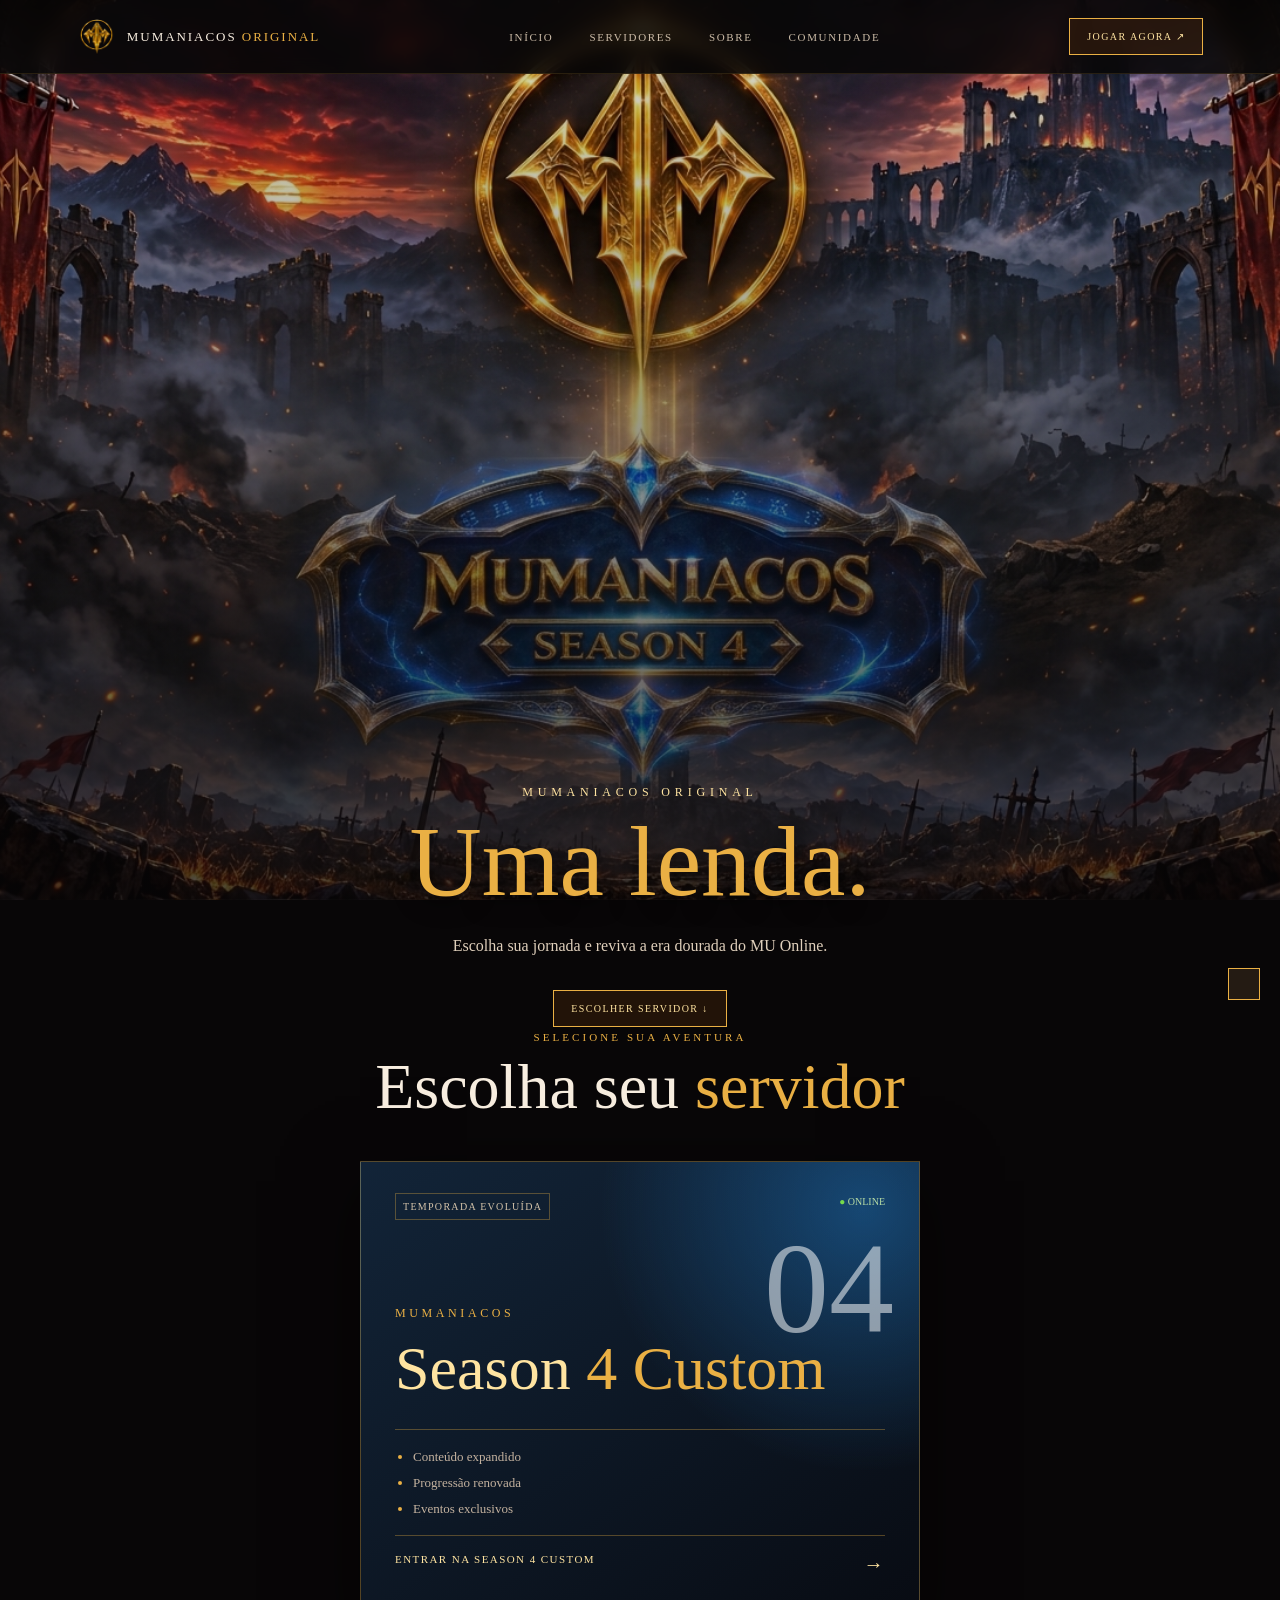
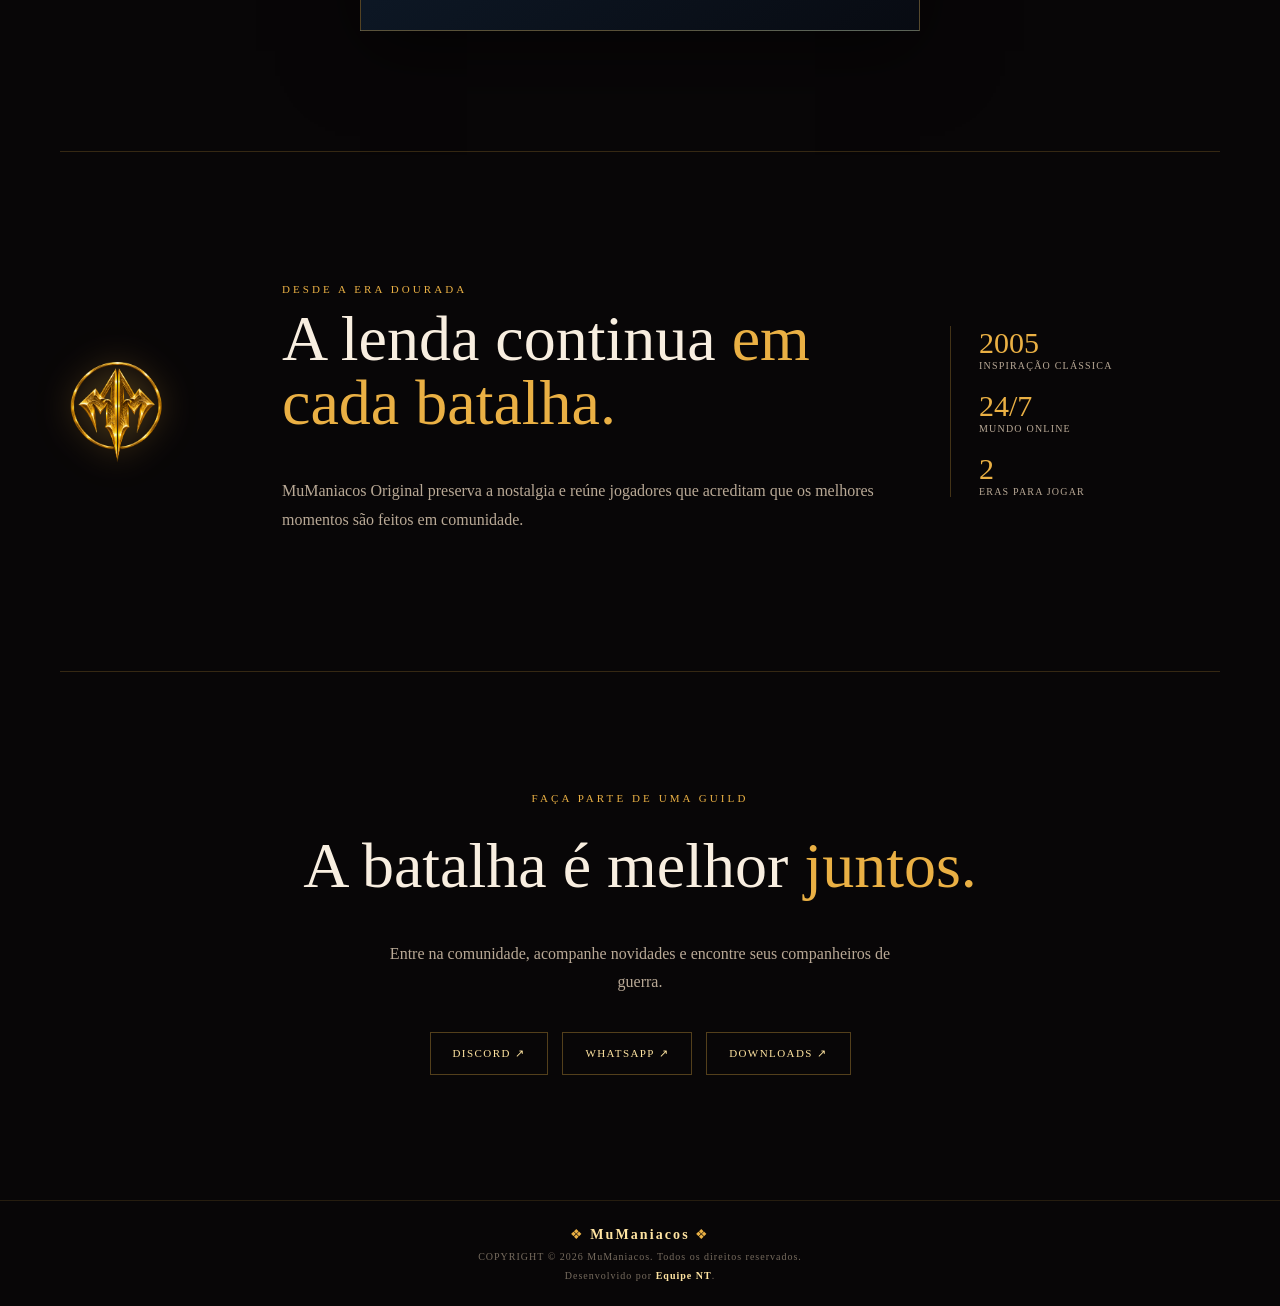
<file: index.html>
<!doctype html>
<html lang="pt-BR">
  <head>
    <meta charset="utf-8">
    <meta name="viewport" content="width=device-width, initial-scale=1">
    <meta name="theme-color" content="#080607">
    <link rel="icon" href="favicon.ico" type="image/x-icon">
    <link rel="stylesheet" href="styles.css">
    <title>MuManiacos Original</title>
  </head>

  <body>
    <header>
      <a class="brand" href="#inicio">
        <img src="assets/mumaniacos-mm.png" alt="Logo MM">
        <span>MUMANIACOS <b>ORIGINAL</b></span>
      </a>
      <nav>
        <a href="#inicio">Início</a>
        <a href="#servidores">Servidores</a>
        <a href="#sobre">Sobre</a>
        <a href="#comunidade">Comunidade</a>
      </nav>

      <a class="cta" href="#servidores">Jogar agora ↗</a>
    </header>
    <main id="inicio">
      <section class="hero">
        <div class="hero-inner">
          <p class="kicker">MUMANIACOS ORIGINAL</p>
          <h1><em>Uma lenda.</em></h1>
          <p>Escolha sua jornada e reviva a era dourada do MU Online.</p>
          <a class="button" href="#servidores">Escolher servidor ↓</a>
        </div>
      </section>
      <section class="section" id="servidores">
        <p class="label">Selecione sua aventura</p>
        <h2>Escolha seu <em>servidor</em></h2>

        <div class="grid">
          <article class="card blue">
            <span class="tag">Temporada evoluída</span>
            <span class="online">● Online</span>
            <small>04</small>
            <p>MUMANIACOS</p>
            <h3>Season <b>4 Custom</b></h3>
            <div class="line"></div>

            <ul>
              <li>Conteúdo expandido</li>
              <li>Progressão renovada</li>
              <li>Eventos exclusivos</li>
            </ul>

            <a href="/season4" data-server="MUMANIACOS SEASON 4">
              ENTRAR NA SEASON 4 CUSTOM <b>→</b>
            </a>
          </article>
        </div>
      </section>

      <section class="about section" id="sobre">
        <img src="assets/mumaniacos-mm.png" alt="">

        <div>
          <p class="label">Desde a era dourada</p>
          <h2>A lenda continua <em>em cada batalha.</em></h2>
          <p>
            MuManiacos Original preserva a nostalgia e reúne jogadores que acreditam
            que os melhores momentos são feitos em comunidade.
          </p>
        </div>

        <div class="stats">
          <b>2005<small>inspiração clássica</small></b>
          <b>24/7<small>mundo online</small></b>
          <b>2<small>eras para jogar</small></b>
        </div>
      </section>

      <section class="community section" id="comunidade">
        <p class="label">Faça parte de uma guild</p>
        <h2>A batalha é melhor <em>juntos.</em></h2>
        <p>
          Entre na comunidade, acompanhe novidades e encontre seus companheiros
          de guerra.
        </p>

        <div>
          <a href="https://discord.com/channels/1168257139677077726/1222674937358323755">Discord ↗</a>
          <a href="https://chat.whatsapp.com/BTqgVE2KaDuJxFZaOGBLpa?s=cl&p=i&iam=2">Whatsapp ↗</a>
          <a href="https://mumaniacos.net/season4/downloads">Downloads ↗</a>
        </div>
      </section>
    </main>

    <footer>
      <p class="footer-brand">❖ <strong>MuManiacos</strong> ❖</p>
      <p>COPYRIGHT © 2026 MuManiacos. Todos os direitos reservados.</p>
      <p>Desenvolvido por <strong>Equipe NT</strong>.</p>
    </footer>

    <div class="toast"></div>
    <script src="script.js"></script>
  </body>
</html>
</file>
<file: styles.css>
:root {
  --bg: #080607;
  --gold: #eab044;
  --cream: #ffe4a1;
  --muted: #b9a996;
}

* {
  box-sizing: border-box;
}

html {
  scroll-behavior: smooth;
}

body {
  margin: 0;
  background: var(--bg);
  color: #f8eee0;
  font-family: Georgia, serif;
}

a {
  color: inherit;
  text-decoration: none;
}

header {
  height: 74px;
  position: fixed;
  z-index: 5;
  inset: 0 0 auto;
  display: flex;
  align-items: center;
  justify-content: space-between;
  padding: 0 6vw;
  background: #080607d9;
  backdrop-filter: blur(10px);
  border-bottom: 1px solid #eab04422;
}

.brand {
  display: flex;
  align-items: center;
  gap: 10px;
  font-size: 13px;
  letter-spacing: 0.15em;
}

.brand img {
  width: 40px;
  height: 40px;
  object-fit: contain;
}

.brand b {
  color: var(--gold);
  font-weight: 400;
}

nav {
  display: flex;
  gap: 36px;
  font-size: 11px;
  text-transform: uppercase;
  letter-spacing: 0.15em;
  color: #cbbba7;
}

.cta,
.button {
  padding: 12px 17px;
  border: 1px solid var(--gold);
  color: var(--cream);
  font-size: 10px;
  text-transform: uppercase;
  letter-spacing: 0.14em;
  background: #6f3a0f40;
}

.cta:hover,
.button:hover {
  background: var(--gold);
  color: #201009;
}

.hero {
  height: 100vh;
  min-height: 680px;
  display: grid;
  place-items: center;
  text-align: center;
  background:
    linear-gradient(#08060722, #080607b8),
    url("assets/mu-maniacos-entrance.png") center / cover;
}

.hero-inner {
  max-width: 650px;
  transform: translateY(450px);
}

.eyebrow,
.label {
  color: var(--gold);
  font-size: 11px;
  letter-spacing: 0.28em;
  text-transform: uppercase;
}

.hero-logo {
  width: 145px;
  margin: 22px;
  filter: drop-shadow(0 0 22px #eaae46aa);
}

.kicker {
  color: var(--cream);
  font-size: 12px;
  letter-spacing: 0.4em;
}

h1 {
  margin: 17px 0 25px;
  font-size: clamp(55px, 8vw, 100px);
  font-weight: 400;
  line-height: 0.9;
  text-shadow: 0 4px 25px #000;
}

em {
  color: var(--gold);
  font-style: normal;
}

.hero-inner > p:not(.eyebrow):not(.kicker) {
  color: #dfcfbb;
  line-height: 1.7;
}

.button {
  display: inline-block;
  margin-top: 15px;
}

.section {
  width: min(1160px, calc(100% - 40px));
  margin: auto;
  padding: 120px 0;
}

h2 {
  margin: 12px 0 42px;
  font-size: clamp(38px, 5vw, 68px);
  font-weight: 400;
  line-height: 1;
}

#servidores > .label,
#servidores > h2 {
  text-align: center;
}

.grid {
  display: grid;
  grid-template-columns: minmax(0, 560px);
  justify-content: center;
  gap: 24px;
}

.card {
  position: relative;
  min-height: 470px;
  overflow: hidden;
  padding: 34px;
  border: 1px solid #eab04455;
  box-shadow: 0 20px 70px #0008;
}

.red {
  background:
    radial-gradient(circle at 90% 10%, #a52f2477, transparent 40%),
    linear-gradient(145deg, #2b1414, #0d0809);
}

.blue {
  background:
    radial-gradient(circle at 90% 10%, #1e70b688, transparent 40%),
    linear-gradient(145deg, #122438, #080b12);
}

.tag {
  padding: 7px;
  border: 1px solid #eab04455;
  color: #d4c3aa;
  font-size: 10px;
  text-transform: uppercase;
  letter-spacing: 0.13em;
}

.online {
  float: right;
  color: #b7dca5;
  font-size: 10px;
  text-transform: uppercase;
}

.online:first-letter {
  color: #75da4b;
}

.card small {
  position: absolute;
  top: 61px;
  right: 25px;
  color: #fff8;
  font-size: 130px;
  line-height: 1;
}

.card p {
  margin-top: 92px;
  color: var(--gold);
  font-size: 12px;
  letter-spacing: 0.3em;
}

.card h3 {
  margin: 0;
  color: var(--cream);
  font-size: 62px;
  font-weight: 400;
}

.card h3 b {
  color: var(--gold);
  font-weight: 400;
}

.line {
  height: 1px;
  margin: 25px 0 14px;
  background: #eab04455;
}

.card ul {
  padding-left: 18px;
  color: #c4b29f;
  font-size: 13px;
  line-height: 2;
}

.card li::marker {
  color: var(--gold);
}

.card > a {
  display: flex;
  justify-content: space-between;
  padding-top: 17px;
  border-top: 1px solid #eab04455;
  color: var(--cream);
  font-size: 11px;
  letter-spacing: 0.13em;
}

.card > a b {
  font-size: 20px;
}

.about {
  display: grid;
  grid-template-columns: 180px 1fr 270px;
  gap: 42px;
  align-items: center;
  border-top: 1px solid #eab04433;
  border-bottom: 1px solid #eab04433;
}

.about > img {
  width: 115px;
  filter: drop-shadow(0 0 18px #eab04466);
}

.about p:not(.label),
.community > p:not(.label) {
  color: var(--muted);
  line-height: 1.8;
}

.stats {
  display: grid;
  gap: 18px;
  padding-left: 28px;
  border-left: 1px solid #eab04444;
}

.stats b {
  color: var(--gold);
  font-size: 30px;
  font-weight: 400;
}

.stats small {
  display: block;
  color: var(--muted);
  font-size: 10px;
  text-transform: uppercase;
  letter-spacing: 0.12em;
}

.community {
  text-align: center;
}

.community > p {
  max-width: 510px;
  margin: 0 auto 30px;
}

.community a {
  display: inline-block;
  margin: 5px;
  padding: 14px 22px;
  border: 1px solid #eab04455;
  color: var(--cream);
  font-size: 11px;
  text-transform: uppercase;
  letter-spacing: 0.13em;
}

footer {
  display: flex;
  flex-direction: column;
  align-items: center;
  gap: 8px;
  padding: 25px 6vw;
  border-top: 1px solid #eab04422;
  color: #766b5e;
  font-size: 10px;
  letter-spacing: 0.1em;
  text-align: center;
}

footer p {
  margin: 0;
}

footer strong {
  color: var(--cream);
  font-weight: 700;
}

footer .footer-brand {
  color: var(--gold);
  font-size: 14px;
  letter-spacing: 0.15em;
}

.toast {
  position: fixed;
  z-index: 10;
  right: 20px;
  bottom: 20px;
  padding: 15px;
  border: 1px solid var(--gold);
  background: #241b13;
  color: var(--cream);
  transform: translateY(120px);
  transition: 0.3s;
}

.toast.show {
  transform: translateY(0);
}

@media (max-width: 760px) {
  nav {
    display: none;
  }

  .grid,
  .about {
    grid-template-columns: 1fr;
  }

  .section {
    padding: 85px 0;
  }

  .about {
    text-align: center;
  }

  .about > img {
    margin: auto;
  }

  .stats {
    grid-template-columns: repeat(3, 1fr);
    padding: 25px 0;
    border: 0;
    border-top: 1px solid #eab04444;
  }

  footer {
    display: block;
    text-align: center;
    line-height: 2;
  }

  .card h3 {
    font-size: 50px;
  }
}
</file>
